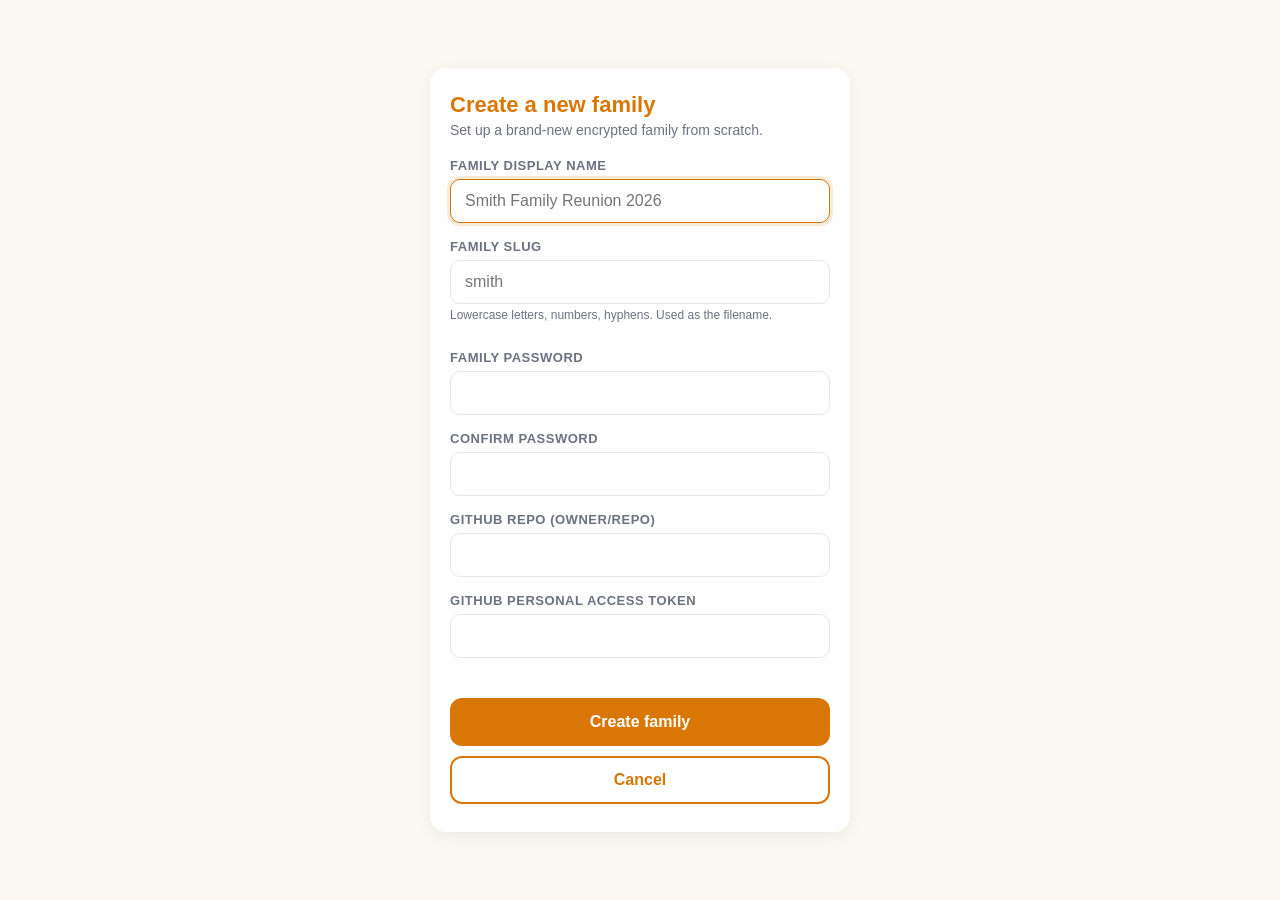
<file: admin.html>
<!DOCTYPE html>
<html lang="en">
  <head>
    <meta charset="UTF-8" />
    <meta name="viewport" content="width=device-width, initial-scale=1, viewport-fit=cover" />
    <meta name="robots" content="noindex, nofollow" />
    <meta http-equiv="Cache-Control" content="no-cache, no-store, must-revalidate" />
    <meta http-equiv="Pragma" content="no-cache" />
    <meta http-equiv="Expires" content="0" />
    <title>Family Flashcards — Admin</title>
    <script>
      // See comment in index.html. Propagates ?cb=... to asset URLs and
      // waits for DOMContentLoaded before loading admin.js (dynamic scripts
      // ignore defer and can otherwise run before the screen divs exist).
      (function () {
        var cb = new URLSearchParams(location.search).get("cb");
        var suf = cb ? "?cb=" + cb : "";
        var l = document.createElement("link");
        l.rel = "stylesheet";
        l.href = "admin.css" + suf;
        document.head.appendChild(l);
        function loadScripts() {
          var s = document.createElement("script");
          s.src = "admin.js" + suf;
          document.head.appendChild(s);
        }
        if (document.readyState === "loading") {
          document.addEventListener("DOMContentLoaded", loadScripts);
        } else {
          loadScripts();
        }
      })();
    </script>
  </head>
  <body>
    <div id="app">
      <div class="screen login-screen active" id="login-screen"></div>
      <div class="screen people-screen" id="people-screen"></div>
      <div class="screen person-screen" id="person-screen"></div>
      <div class="screen picker-screen" id="picker-screen"></div>
      <div class="screen error-screen" id="error-screen"></div>
    </div>
    <div class="overlay" id="overlay" aria-hidden="true">
      <div class="overlay-content">
        <div class="spinner"></div>
        <p class="overlay-text" id="overlay-text">Working…</p>
      </div>
    </div>
    <div class="toast" id="toast" aria-live="polite"></div>
  </body>
</html>
</file>
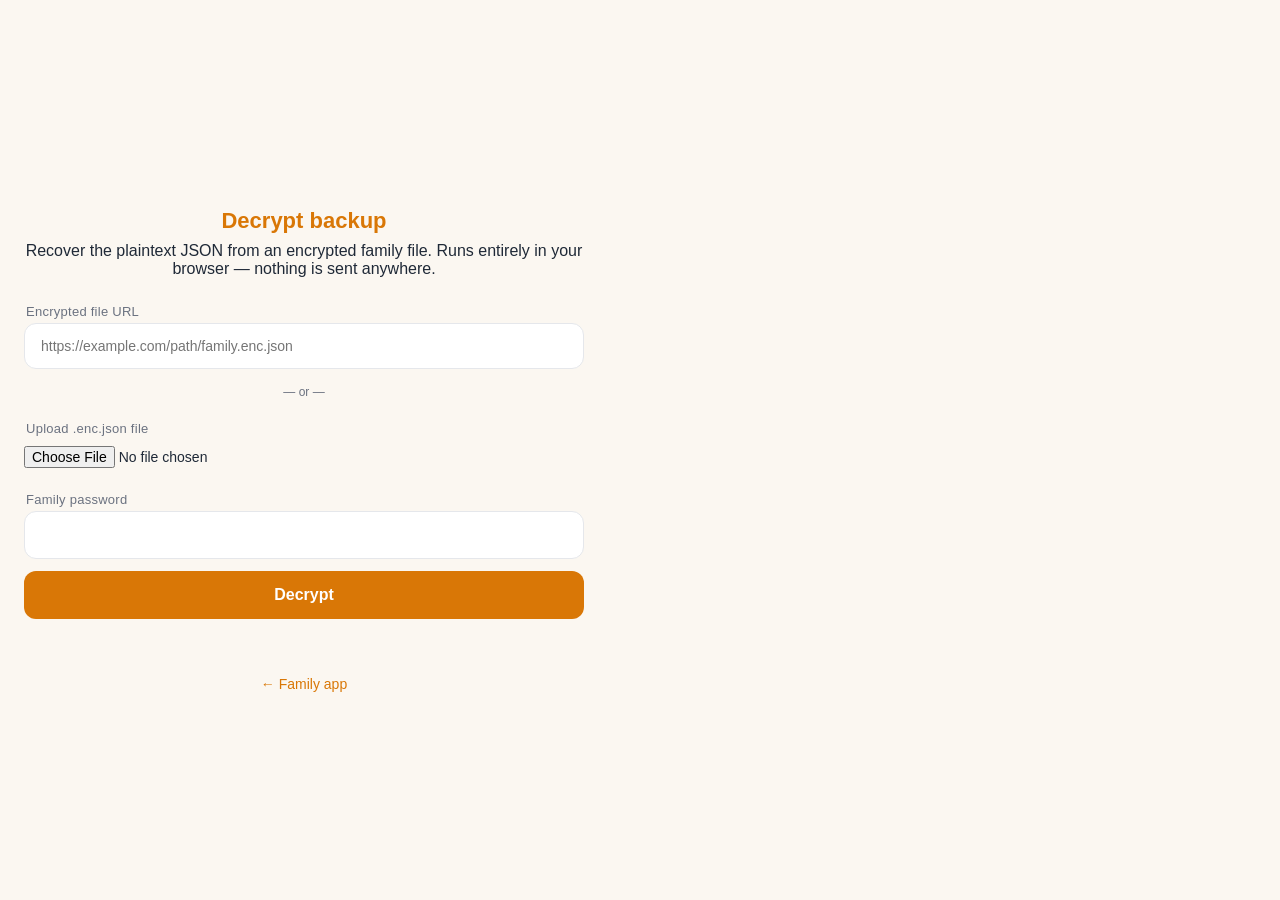
<file: decrypt.html>
<!DOCTYPE html>
<html lang="en">
  <head>
    <meta charset="UTF-8" />
    <meta name="viewport" content="width=device-width, initial-scale=1, viewport-fit=cover" />
    <meta name="robots" content="noindex, nofollow" />
    <meta http-equiv="Cache-Control" content="no-cache, no-store, must-revalidate" />
    <meta http-equiv="Pragma" content="no-cache" />
    <meta http-equiv="Expires" content="0" />
    <title>Family Flashcards — Decrypt</title>
    <script>
      (function () {
        var cb = new URLSearchParams(location.search).get("cb");
        var suf = cb ? "?cb=" + cb : "";
        var l = document.createElement("link");
        l.rel = "stylesheet";
        l.href = "styles.css" + suf;
        document.head.appendChild(l);
        var d = document.createElement("link");
        d.rel = "stylesheet";
        d.href = "decrypt.css" + suf;
        document.head.appendChild(d);
        function loadScripts() {
          var s = document.createElement("script");
          s.src = "decrypt.js" + suf;
          s.async = false;
          document.head.appendChild(s);
        }
        if (document.readyState === "loading") {
          document.addEventListener("DOMContentLoaded", loadScripts);
        } else {
          loadScripts();
        }
      })();
    </script>
  </head>
  <body>
    <div id="app">
      <div class="screen decrypt-screen active">
        <div class="decrypt-container">
          <h1 class="family-name">Decrypt backup</h1>
          <p class="subheading">
            Recover the plaintext JSON from an encrypted family file. Runs
            entirely in your browser — nothing is sent anywhere.
          </p>

          <form id="decrypt-form" class="password-form">
            <label class="field-label" for="env-url">Encrypted file URL</label>
            <input
              type="url"
              id="env-url"
              class="password-input text-input"
              placeholder="https://example.com/path/family.enc.json"
              autocomplete="off"
              spellcheck="false"
            />

            <p class="or-divider">— or —</p>

            <label class="field-label" for="env-file">Upload .enc.json file</label>
            <input type="file" id="env-file" accept=".json,application/json" />

            <label class="field-label" for="pw">Family password</label>
            <input
              type="password"
              id="pw"
              class="password-input"
              autocomplete="off"
              autocapitalize="off"
              spellcheck="false"
            />

            <button type="submit" id="decrypt-btn" class="btn-primary">Decrypt</button>
          </form>

          <p class="error-message" id="decrypt-error"></p>

          <div id="result" class="decrypt-result" hidden>
            <div class="result-header">
              <span>Decrypted JSON</span>
              <button type="button" id="download-btn" class="btn-secondary">
                Download plaintext JSON
              </button>
            </div>
            <pre id="json-out" class="json-out"></pre>
          </div>

          <p class="back-row">
            <a href="./">← Family app</a>
          </p>
        </div>
      </div>
    </div>
  </body>
</html>
</file>
